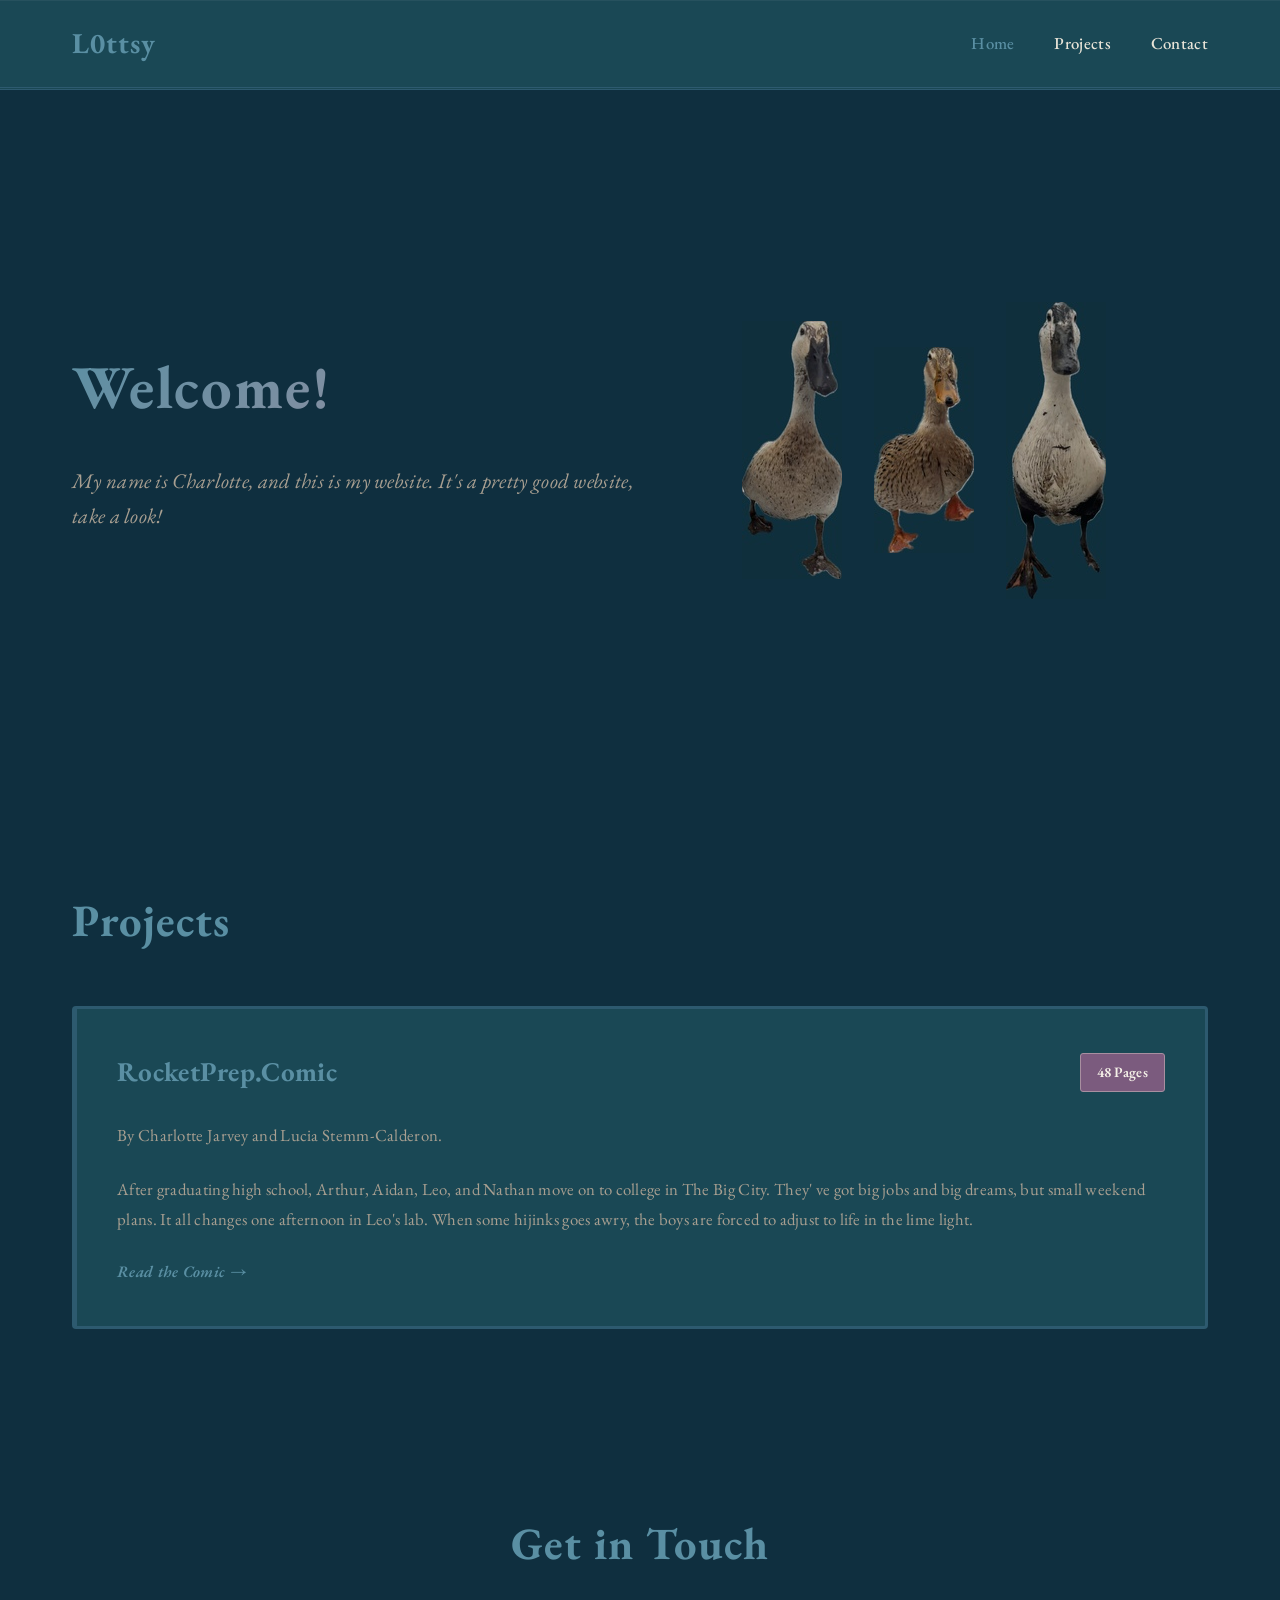
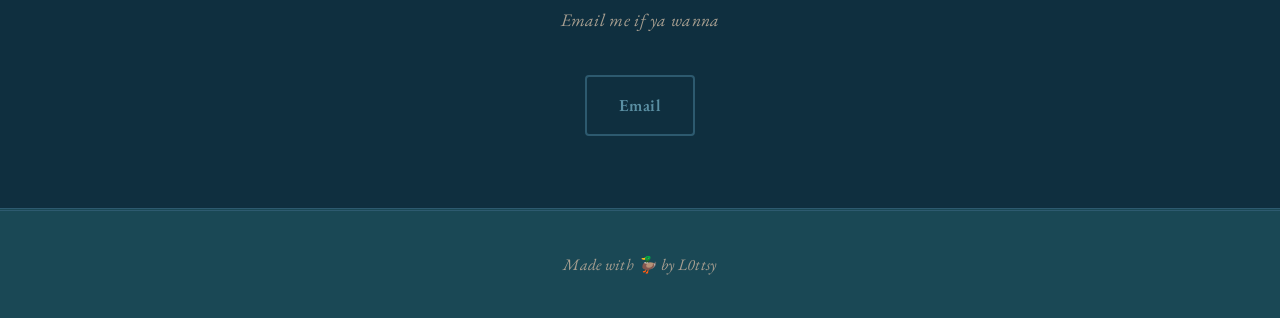
<file: index.html>
<!-- Cache buster: 2026-06-23-v3 -->
<!DOCTYPE html>
<html lang="en">
<head>
    <meta charset="UTF-8">
    <meta name="viewport" content="width=device-width, initial-scale=1.0">
    <title>Charlotte Jarvey</title>
    <link rel="stylesheet" href="styles.css?v=5">
</head>
<body>
    <nav class="navbar">
        <div class="nav-container">
            <div class="logo">L0ttsy</div>
            <ul class="nav-links">
                <li><a href="#home" class="active">Home</a></li>
                <li><a href="#projects">Projects</a></li>
                <li><a href="#contact">Contact</a></li>
            </ul>
        </div>
    </nav>

    <section id="home" class="hero">
        <div class="hero-content">
            <h1>Welcome!</h1>
            <p>My name is Charlotte, and this is my website. It's a pretty good website, take a look!</p>
           
        </div>
        <div class="hero-ducks">
        <img src="images/snap (1).jpg" alt="Snap the duck" class="duck-img">
        <img src="images/crackle (1).jpg" alt="Crackle the duck" class="duck-img">
        <img src="images/pop (1).jpg" alt="Pop the duck" class="duck-img">
        </div>
    </section>

    <section id="projects" class="projects">
        <h2>Projects</h2>
        <div class="project-card">
            <div class="project-header">
                <h3>RocketPrep.Comic</h3>
                <span class="badge">48 Pages</span>
            </div>
            <p>By Charlotte Jarvey and Lucia Stemm-Calderon.</p>
                
              <p> After graduating high school, Arthur, Aidan, Leo, and Nathan move on to college in The Big City. 
                  They' ve got big jobs and big dreams, but small weekend plans. It all changes one afternoon in Leo's lab. 
                  When some hijinks goes awry, the boys are forced to adjust to life in the lime light. </p>
            <a href="rocketprep-comic/index.html" class="project-link">Read the Comic →</a>
        </div>
    </section>

    <section id="contact" class="contact">
        <h2>Get in Touch</h2>
        <p>Email me if ya wanna</p>
        <div class="contact-links">
            <a href="mailto:charlottejarvey113@gmail.com">Email</a>
        </div>
    </section>

    <footer>
        <p>Made with 🦆 by L0ttsy</p>
    </footer>
</body>
</html>
</file>
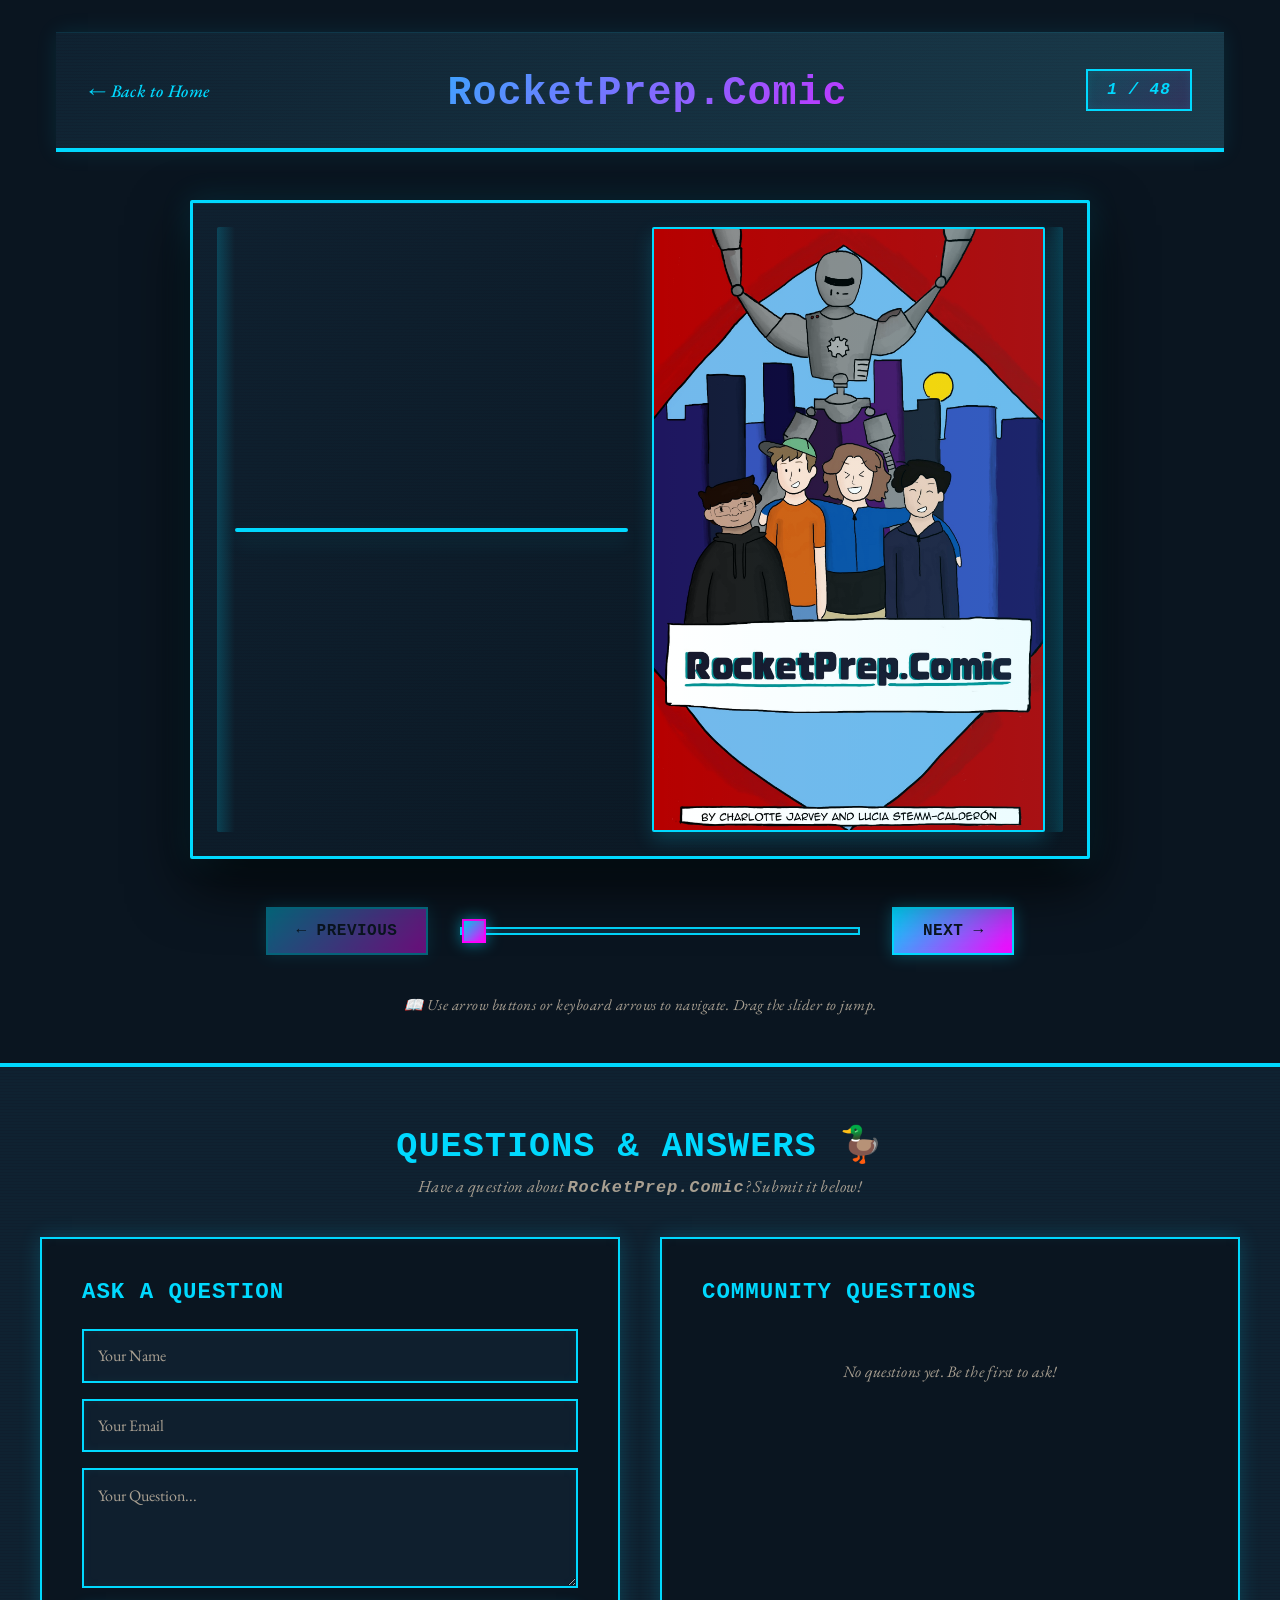
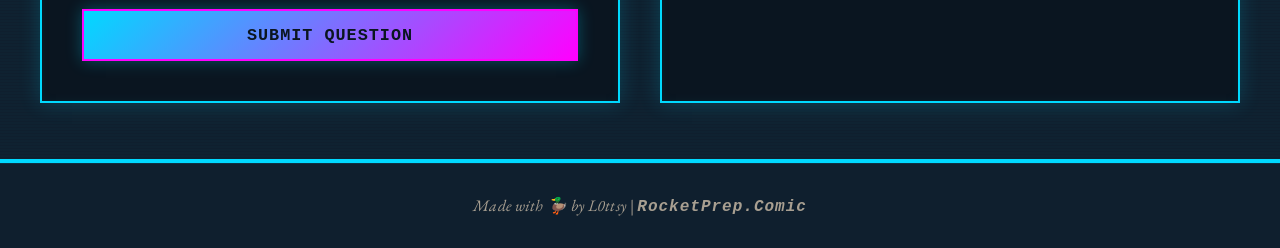
<file: rocketprep-comic/index.html>
<!DOCTYPE html>
<html lang="en">
<head>
    <meta charset="UTF-8">
    <meta name="viewport" content="width=device-width, initial-scale=1.0">
    <title>RocketPrep.Comic - Flipbook Reader</title>
    <link rel="stylesheet" href="comic.css?v=2">
</head>
<body>
    <div class="comic-container">
        <!-- Header -->
        <header class="comic-header">
            <a href="../index.html" class="back-button">← Back to Home</a>
            <h1><span class="rocket-prep-font">RocketPrep.Comic</span> </h1>
            <div class="page-counter">
                <span id="current-page">1</span> / <span id="total-pages">48</span>
            </div>
        </header>

        <!-- Flipbook -->
        <div class="flipbook-wrapper">
            <div class="book">
                <div class="book-spine-left"></div>
                
                <div class="pages-container">
                    <!-- Left Page -->
                    <div class="page page-left">
                        <img id="left-page-img" src="pages/page-001.jpg" alt="Left page">
                    </div>
                    
                    <!-- Right Page -->
                    <div class="page page-right">
                        <img id="right-page-img" src="pages/page-002.jpg" alt="Right page">
                    </div>
                </div>

                <div class="book-spine-right"></div>
            </div>
        </div>

        <!-- Controls -->
        <div class="controls">
            <button id="prev-button" class="nav-button">← Previous</button>
            
            <div class="slider-container">
                <input type="range" id="page-slider" min="0" max="47" value="0" class="page-slider">
            </div>
            
            <button id="next-button" class="nav-button">Next →</button>
        </div>

        <!-- Navigation Info -->
        <div class="nav-info">
            <p>📖 Use arrow buttons or keyboard arrows to navigate. Drag the slider to jump.</p>
        </div>
    </div>

    <!-- Q&A Section -->
    <section class="qna-section">
        <h2>Questions & Answers 🦆</h2>
        <p>Have a question about <span class="rocket-prep-font">RocketPrep.Comic</span>? Submit it below!</p>
        
        <div class="qna-container">
            <!-- Question Submission Form -->
            <div class="qna-form">
                <h3>Ask a Question</h3>
                <form id="qna-form">
                    <input 
                        type="text" 
                        id="name" 
                        placeholder="Your Name" 
                        required
                        class="form-input"
                    >
                    <input 
                        type="email" 
                        id="email" 
                        placeholder="Your Email" 
                        required
                        class="form-input"
                    >
                    <textarea 
                        id="question" 
                        placeholder="Your Question..." 
                        required
                        class="form-textarea"
                    ></textarea>
                    <button type="submit" class="submit-button">Submit Question</button>
                </form>
                <div id="form-message" class="form-message"></div>
            </div>

            <!-- Q&A Display -->
            <div class="qna-display">
                <h3>Community Questions</h3>
                <div id="qna-list" class="qna-list">
                    <p class="empty-state">No questions yet. Be the first to ask!</p>
                </div>
            </div>
        </div>
    </section>

    <!-- Footer -->
    <footer>
        <p>Made with 🦆 by L0ttsy | <span class="rocket-prep-font">RocketPrep.Comic</span></p>
    </footer>

    <script src="comic.js?v=2"></script>
</body>
</html>
</file>
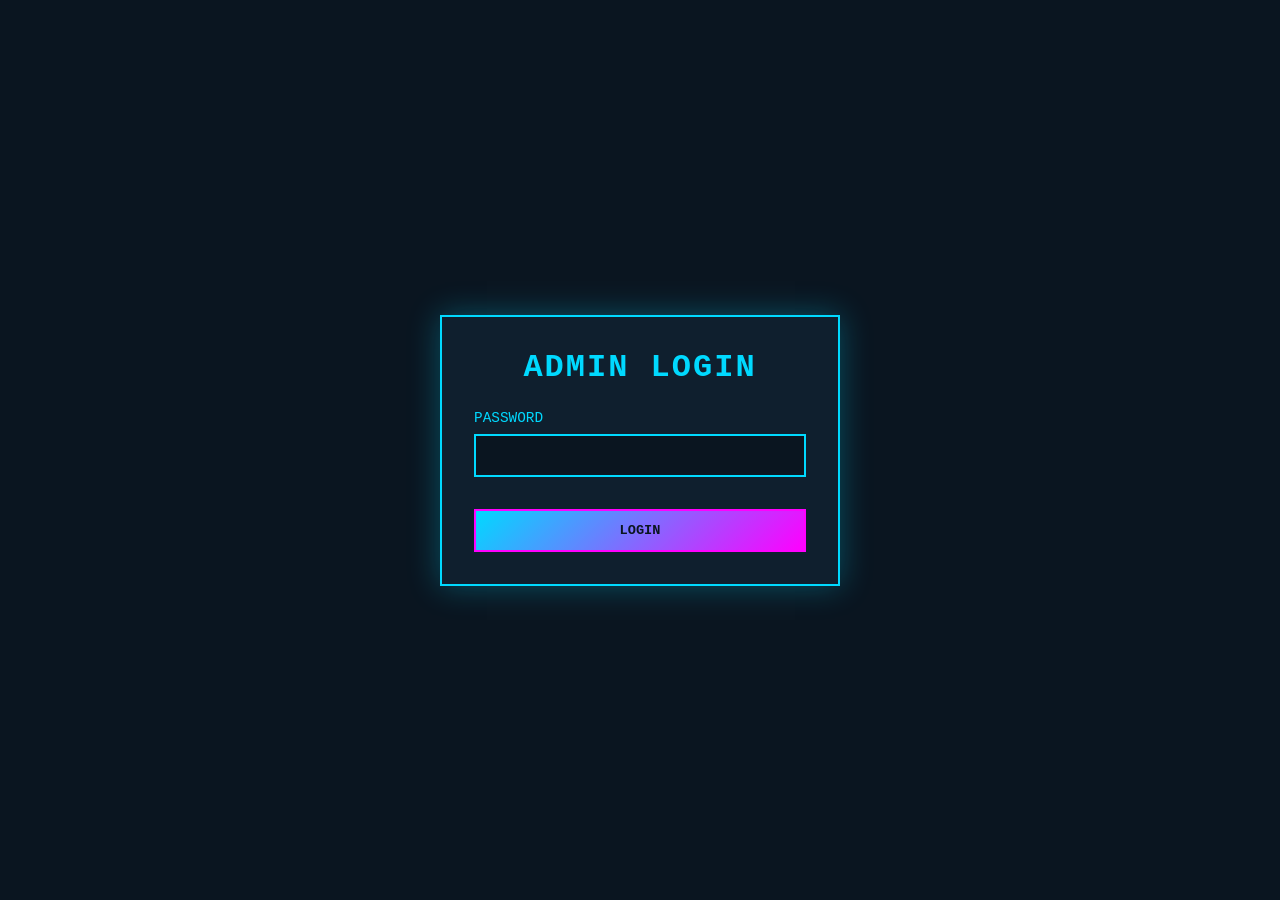
<file: rocketprep-comic/admin.html>
<!DOCTYPE html>
<html lang="en">
<head>
    <meta charset="UTF-8">
    <meta name="viewport" content="width=device-width, initial-scale=1.0">
    <title>Admin Panel - RocketPrep.Comic Q&A</title>
    <style>
        * {
            margin: 0;
            padding: 0;
            box-sizing: border-box;
        }

        :root {
            --primary-dark: #0a1520;
            --secondary-dark: #0f1f2e;
            --sci-fi-blue: #00d9ff;
            --sci-fi-purple: #ff00ff;
            --text-light: #e8e4d8;
            --text-muted: #a89f91;
            --red: #c74541;
            --lime: #6fa876;
        }

        body {
            font-family: 'Courier New', monospace;
            background-color: var(--primary-dark);
            color: var(--text-light);
        }

        .login-container {
            display: flex;
            justify-content: center;
            align-items: center;
            min-height: 100vh;
            padding: 1rem;
        }

        .login-box {
            background-color: var(--secondary-dark);
            border: 2px solid var(--sci-fi-blue);
            padding: 2rem;
            border-radius: 0;
            box-shadow: 0 0 30px rgba(0, 217, 255, 0.3);
            max-width: 400px;
            width: 100%;
        }

        .login-box h1 {
            color: var(--sci-fi-blue);
            margin-bottom: 1.5rem;
            text-align: center;
            text-transform: uppercase;
            letter-spacing: 2px;
        }

        .form-group {
            margin-bottom: 1rem;
        }

        label {
            display: block;
            margin-bottom: 0.5rem;
            color: var(--sci-fi-blue);
            text-transform: uppercase;
            font-size: 0.9rem;
        }

        input[type="password"] {
            width: 100%;
            padding: 0.75rem;
            background-color: var(--primary-dark);
            border: 2px solid var(--sci-fi-blue);
            color: var(--text-light);
            font-family: 'Courier New', monospace;
        }

        input[type="password"]:focus {
            outline: none;
            box-shadow: 0 0 15px rgba(0, 217, 255, 0.3);
        }

        .login-btn {
            width: 100%;
            padding: 0.75rem;
            background: linear-gradient(135deg, var(--sci-fi-blue), var(--sci-fi-purple));
            color: var(--primary-dark);
            border: 2px solid var(--sci-fi-purple);
            font-weight: 600;
            cursor: pointer;
            text-transform: uppercase;
            font-family: 'Courier New', monospace;
            margin-top: 1rem;
        }

        .login-btn:hover {
            box-shadow: 0 0 25px rgba(0, 217, 255, 0.6);
        }

        .admin-panel {
            display: none;
            max-width: 1200px;
            margin: 0 auto;
            padding: 2rem;
        }

        .admin-header {
            display: flex;
            justify-content: space-between;
            align-items: center;
            margin-bottom: 2rem;
            border-bottom: 2px solid var(--sci-fi-blue);
            padding-bottom: 1rem;
        }

        .admin-header h1 {
            color: var(--sci-fi-blue);
            text-transform: uppercase;
            letter-spacing: 2px;
        }

        .logout-btn {
            padding: 0.5rem 1rem;
            background-color: var(--red);
            color: white;
            border: none;
            cursor: pointer;
            font-family: 'Courier New', monospace;
            text-transform: uppercase;
        }

        .logout-btn:hover {
            opacity: 0.8;
        }

        .questions-list {
            display: grid;
            gap: 1.5rem;
        }

        .question-item {
            background-color: var(--secondary-dark);
            border: 2px solid var(--sci-fi-blue);
            padding: 1.5rem;
            border-radius: 0;
        }

        .question-item.pending {
            border-left: 4px solid var(--red);
        }

        .question-item.approved {
            border-left: 4px solid var(--lime);
        }

        .q-header {
            display: flex;
            justify-content: space-between;
            align-items: start;
            margin-bottom: 1rem;
        }

        .q-meta {
            color: var(--text-muted);
            font-size: 0.9rem;
        }

        .q-status {
            display: inline-block;
            padding: 0.25rem 0.75rem;
            background-color: var(--primary-dark);
            border: 1px solid var(--sci-fi-purple);
            color: var(--sci-fi-purple);
            text-transform: uppercase;
            font-size: 0.8rem;
            margin-bottom: 0.5rem;
        }

        .q-text {
            margin: 1rem 0;
            color: var(--text-light);
            line-height: 1.5;
        }

        .q-from {
            color: var(--text-muted);
            font-size: 0.9rem;
            margin-bottom: 1rem;
        }

        .answer-section {
            margin-top: 1rem;
            padding-top: 1rem;
            border-top: 1px solid rgba(0, 217, 255, 0.2);
        }

        .answer-section textarea {
            width: 100%;
            padding: 0.75rem;
            background-color: var(--primary-dark);
            border: 2px solid var(--sci-fi-blue);
            color: var(--text-light);
            font-family: 'Courier New', monospace;
            min-height: 100px;
            margin-bottom: 0.75rem;
        }

        .answer-section textarea:focus {
            outline: none;
            box-shadow: 0 0 15px rgba(0, 217, 255, 0.3);
        }

        .action-buttons {
            display: flex;
            gap: 0.75rem;
            flex-wrap: wrap;
        }

        button {
            padding: 0.5rem 1rem;
            border: 1px solid var(--sci-fi-blue);
            background-color: var(--primary-dark);
            color: var(--sci-fi-blue);
            cursor: pointer;
            font-family: 'Courier New', monospace;
            text-transform: uppercase;
            font-size: 0.85rem;
        }

        button:hover {
            background-color: var(--secondary-dark);
            box-shadow: 0 0 10px rgba(0, 217, 255, 0.3);
        }

        .approve-btn {
            border-color: var(--lime);
            color: var(--lime);
        }

        .delete-btn {
            border-color: var(--red);
            color: var(--red);
        }

        .save-answer-btn {
            border-color: var(--sci-fi-purple);
            color: var(--sci-fi-purple);
        }

        .empty-state {
            text-align: center;
            padding: 2rem;
            color: var(--text-muted);
            font-style: italic;
        }
    </style>
</head>
<body>
    <div class="login-container" id="loginContainer">
        <div class="login-box">
            <h1>Admin Login</h1>
            <form id="loginForm">
                <div class="form-group">
                    <label>Password</label>
                    <input type="password" id="password" required>
                </div>
                <button type="submit" class="login-btn">Login</button>
            </form>
        </div>
    </div>

    <div class="admin-panel" id="adminPanel">
        <div class="admin-header">
            <h1>Q&A Admin Panel</h1>
            <button class="logout-btn" onclick="logout()">Logout</button>
        </div>
        <div class="questions-list" id="questionsList">
            <div class="empty-state">Loading questions...</div>
        </div>
    </div>

    <script>
        const ADMIN_PASSWORD = 'clover30';
        const CORRECT_HASH = 'clover30'; // In production, use proper hashing

        document.getElementById('loginForm').addEventListener('submit', (e) => {
            e.preventDefault();
            const password = document.getElementById('password').value;
            
            if (password === ADMIN_PASSWORD) {
                localStorage.setItem('admin_logged_in', 'true');
                showAdmin();
            } else {
                alert('Invalid password');
            }
        });

        function showAdmin() {
            document.getElementById('loginContainer').style.display = 'none';
            document.getElementById('adminPanel').style.display = 'block';
            loadQuestions();
        }

        function logout() {
            localStorage.removeItem('admin_logged_in');
            location.reload();
        }

function loadQuestions() {
    fetch("https://charlotte-qna-backend-1.onrender.com/questions")
        .then(res => res.json())
        .then(qnaData => {
            const listDiv = document.getElementById('questionsList');

            if (qnaData.length === 0) {
                listDiv.innerHTML = '<div class="empty-state">No questions submitted yet</div>';
                return;
            }

            listDiv.innerHTML = qnaData.map(item => `
                <div class="question-item ${item.approved ? 'approved' : 'pending'}">
                    <div class="q-header">
                        <div>
                            <div class="q-status">${item.approved ? 'Approved' : 'Pending'}</div>
                            <div class="q-from"><strong>From:</strong> ${escapeHtml(item.name)} (${escapeHtml(item.email)})</div>
                        </div>
                        <div class="q-meta">${new Date(item.timestamp).toLocaleString()}</div>
                    </div>
                    <div class="q-text"><strong>Q:</strong> ${escapeHtml(item.question)}</div>
                    <div class="answer-section">
                        <textarea id="answer-${item.id}" placeholder="Type your answer here...">${item.answer || ''}</textarea>
                        <div class="action-buttons">
                            <button class="save-answer-btn" onclick="saveAnswer(${item.id})">Save Answer</button>
                            ${!item.approved ? `<button class="approve-btn" onclick="approveQuestion(${item.id})">Approve</button>` : ''}
                            <button class="delete-btn" onclick="deleteQuestion(${item.id})">Delete</button>
                        </div>
                    </div>
                </div>
            `).join('');
        });
}


   function approveQuestion(id) {
    fetch("https://charlotte-qna-backend-1.onrender.com/approve", {
        method: "POST",
        headers: { "Content-Type": "application/json" },
        body: JSON.stringify({ id })
    })
    .then(() => loadQuestions());
}

    

function saveAnswer(id) {
    const answerText = document.getElementById(`answer-${id}`).value;

    fetch("https://charlotte-qna-backend-1.onrender.com/answer", {
        method: "POST",
        headers: { "Content-Type": "application/json" },
        body: JSON.stringify({ id, answer: answerText })
    })
    .then(() => {
        alert('Answer saved!');
        loadQuestions();
    });
}


function deleteQuestion(id) {
    if (confirm('Are you sure you want to delete this question?')) {
        fetch("https://charlotte-qna-backend-1.onrender.com/delete", {
            method: "POST",
            headers: { "Content-Type": "application/json" },
            body: JSON.stringify({ id })
        })
        .then(() => loadQuestions());
    }
}


        function escapeHtml(text) {
            const div = document.createElement('div');
            div.textContent = text;
            return div.innerHTML;
        }

        // Check if already logged in
        if (localStorage.getItem('admin_logged_in') === 'true') {
            showAdmin();
        }
    </script>
</body>
</html>
</file>
<file: styles.css>
@import url('https://fonts.googleapis.com/css2?family=EB+Garamond:ital,wght@0,400;0,500;0,600;0,700;1,400&display=swap');

* {
    margin: 0;
    padding: 0;
    box-sizing: border-box;
}

:root {
    --primary-dark: #0f2f3f;
    --secondary-dark: #1a4855;
    --teal-victorian: #2d5a6f;
    --teal-light: #5a8fa3;
    --purple: #7b5b7e;
    --purple-light: #a88fa0;
    --accent: #2d5a6f;
    --cream: #f5f1e8;
    --text-light: #e8e4d8;
    --text-muted: #a89f91;
}

body {
    font-family: 'EB Garamond', serif;
    background-color: var(--primary-dark);
    color: var(--text-light);
    line-height: 1.7;
    letter-spacing: 0.3px;
}

/* Monospace font for RocketPrep.Comic references */
.rocket-prep-font {
    font-family: 'Courier New', monospace;
    font-weight: 700;
    letter-spacing: 1px;
}

/* Navigation */
.navbar {
    background-color: var(--secondary-dark);
    padding: 1.2rem 0;
    position: sticky;
    top: 0;
    z-index: 100;
    border-bottom: 3px double var(--teal-victorian);
    box-shadow: inset 0 1px 0 rgba(255, 255, 255, 0.05);
}

.nav-container {
    max-width: 1200px;
    margin: 0 auto;
    padding: 0 2rem;
    display: flex;
    justify-content: space-between;
    align-items: center;
}

.logo {
    font-size: 1.8rem;
    font-weight: 700;
    color: var(--teal-light);
    letter-spacing: 1px;
}

.nav-links {
    list-style: none;
    display: flex;
    gap: 2.5rem;
}

.nav-links a {
    color: var(--text-light);
    text-decoration: none;
    transition: color 0.3s ease;
    font-weight: 500;
    font-size: 1.05rem;
}

.nav-links a:hover,
.nav-links a.active {
    color: var(--teal-light);
}

/* Hero Section */
.hero {
    min-height: 80vh;
    display: flex;
    align-items: center;
    justify-content: space-between;
    padding: 4rem 2rem;
    max-width: 1200px;
    margin: 0 auto;
    position: relative;
}

.hero-content {
    flex: 1;
    z-index: 2;
}

.hero h1 {
    font-size: 3.8rem;
    margin-bottom: 1.5rem;
    background: linear-gradient(135deg, var(--teal-light), var(--purple-light));
    -webkit-background-clip: text;
    -webkit-text-fill-color: transparent;
    background-clip: text;
    font-weight: 700;
    letter-spacing: 2px;
}

.hero p {
    font-size: 1.3rem;
    color: var(--text-muted);
    margin-bottom: 2rem;
    font-style: italic;
}

.cta-button {
    display: inline-block;
    padding: 1rem 2.2rem;
    background: linear-gradient(135deg, var(--teal-victorian), var(--teal-light));
    color: var(--cream);
    text-decoration: none;
    border-radius: 4px;
    font-weight: 600;
    transition: transform 0.3s ease, box-shadow 0.3s ease;
    border: 2px solid var(--teal-light);
    font-size: 1.1rem;
    letter-spacing: 0.5px;
}

.cta-button:hover {
    transform: translateY(-3px);
    box-shadow: 0 12px 30px rgba(45, 90, 111, 0.35);
    background: linear-gradient(135deg, var(--teal-light), var(--teal-victorian));
}

/* Duck images */
.hero-ducks {
    flex: 1;
    display: flex;
    justify-content: center;
    align-items: center;
    gap: 2rem;
    position: relative;
}

.duck-img {
    width: auto;
    height: auto;
    object-fit: cover;
    border-radius: 0 !important;
    border: none !important;
    animation: duck-float 4s ease-in-out infinite;
    transition: transform 0.3s ease;
}

.duck-img:hover {
    transform: scale(1.05);
}

.duck-img:nth-child(2) {
    animation-delay: 0.7s;
}

.duck-img:nth-child(3) {
    animation-delay: 1.4s;
}

@keyframes duck-float {
    0%, 100% {
        transform: translateY(0px) rotate(0deg);
    }
    50% {
        transform: translateY(-25px) rotate(2deg);
    }
}

/* Projects Section */
.projects {
    padding: 4.5rem 2rem;
    max-width: 1200px;
    margin: 0 auto;
}

.projects h2 {
    font-size: 2.8rem;
    margin-bottom: 3rem;
    color: var(--teal-light);
    font-weight: 700;
    letter-spacing: 1px;
}

.project-card {
    background-color: var(--secondary-dark);
    padding: 2.5rem;
    border-radius: 4px;
    border-left: 5px solid var(--teal-victorian);
    border: 3px solid var(--teal-victorian);
    border-left: 5px solid var(--teal-victorian);
    transition: transform 0.3s ease, box-shadow 0.3s ease;
    margin-bottom: 2rem;
}

.project-card:hover {
    transform: translateX(10px);
    box-shadow: 0 12px 35px rgba(45, 90, 111, 0.25);
}

.project-header {
    display: flex;
    justify-content: space-between;
    align-items: center;
    margin-bottom: 1.5rem;
}

.project-header h3 {
    font-size: 1.7rem;
    color: var(--teal-light);
    font-weight: 700;
}

.badge {
    background-color: var(--purple);
    padding: 0.4rem 1rem;
    border-radius: 3px;
    font-size: 0.9rem;
    font-weight: 600;
    color: var(--cream);
    border: 1px solid var(--purple-light);
}

.project-card p {
    color: var(--text-muted);
    margin-bottom: 1.5rem;
    line-height: 1.8;
    font-size: 1.05rem;
}

.project-link {
    color: var(--teal-light);
    text-decoration: none;
    font-weight: 600;
    transition: color 0.3s ease;
    font-style: italic;
}

.project-link:hover {
    color: var(--purple-light);
}

/* Contact Section */
.contact {
    padding: 4.5rem 2rem;
    text-align: center;
    max-width: 1200px;
    margin: 0 auto;
}

.contact h2 {
    font-size: 2.8rem;
    margin-bottom: 1.5rem;
    color: var(--teal-light);
    font-weight: 700;
    letter-spacing: 1px;
}

.contact p {
    color: var(--text-muted);
    margin-bottom: 2.5rem;
    font-style: italic;
    font-size: 1.1rem;
}

.contact-links {
    display: flex;
    gap: 1.5rem;
    justify-content: center;
    flex-wrap: wrap;
}

.contact-links a {
    padding: 0.9rem 2rem;
    border: 2px solid var(--teal-victorian);
    color: var(--teal-light);
    text-decoration: none;
    border-radius: 4px;
    transition: all 0.3s ease;
    font-weight: 600;
    font-size: 1.05rem;
    letter-spacing: 0.5px;
}

.contact-links a:hover {
    background-color: var(--teal-victorian);
    color: var(--cream);
    box-shadow: 0 8px 20px rgba(45, 90, 111, 0.3);
    transform: translateY(-2px);
}

/* Footer */
footer {
    background-color: var(--secondary-dark);
    padding: 2.5rem;
    text-align: center;
    color: var(--text-muted);
    border-top: 3px double var(--teal-victorian);
    font-style: italic;
}

/* Responsive */
@media (max-width: 768px) {
    .hero {
        flex-direction: column;
        text-align: center;
    }

    .hero h1 {
        font-size: 2.5rem;
    }

    .hero-ducks {
        margin-top: 2rem;
    }

    .duck-img {
        width: 100px;
        height: auto;
        object-fit: contain;
        
    }

    .nav-links {
        gap: 1.5rem;
    }

    .project-header {
        flex-direction: column;
        align-items: flex-start;
        gap: 0.5rem;
    }

    .projects h2,
    .contact h2 {
        font-size: 2rem;
    }
}
</file>
<file: rocketprep-comic/comic.css>
@import url('https://fonts.googleapis.com/css2?family=EB+Garamond:ital,wght@0,400;0,500;0,600;0,700;1,400&display=swap');

* {
    margin: 0;
    padding: 0;
    box-sizing: border-box;
}

:root {
    --primary-dark: #0a1520;
    --secondary-dark: #0f1f2e;
    --teal-victorian: #2d5a6f;
    --teal-light: #5a8fa3;
    --purple: #7b5b7e;
    --purple-light: #a88fa0;
    --red: #c74541;
    --orange: #d8804d;
    --seafoam: #4a9b8a;
    --royal-blue: #3b5f8a;
    --lime: #6fa876;
    --cream: #f5f1e8;
    --text-light: #e8e4d8;
    --text-muted: #a89f91;
    --sci-fi-blue: #00d9ff;
    --sci-fi-purple: #ff00ff;
    --sci-fi-grid: #1a3a4a;
}

body {
    font-family: 'EB Garamond', serif;
    background-color: var(--primary-dark);
    color: var(--text-light);
    font-size: 16px;
    letter-spacing: 0.3px;
}

/* Monospace font for RocketPrep.Comic references */
.rocket-prep-font {
    font-family: 'Courier New', monospace;
    font-weight: 700;
    letter-spacing: 1px;
}

/* Header */
.comic-header {
    background: linear-gradient(135deg, var(--secondary-dark), var(--sci-fi-grid));
    padding: 2rem;
    display: flex;
    justify-content: space-between;
    align-items: center;
    border-bottom: 4px solid var(--sci-fi-blue);
    flex-wrap: wrap;
    gap: 1.5rem;
    box-shadow: inset 0 1px 0 rgba(0, 217, 255, 0.1), 0 0 20px rgba(0, 217, 255, 0.1);
    position: relative;
}

.comic-header::before {
    content: '';
    position: absolute;
    top: 0;
    left: 0;
    right: 0;
    bottom: 0;
    background: repeating-linear-gradient(
        0deg,
        rgba(0, 217, 255, 0.03) 0px,
        transparent 1px,
        transparent 2px,
        rgba(0, 217, 255, 0.03) 3px
    );
    pointer-events: none;
    z-index: 1;
}

.back-button {
    color: var(--sci-fi-blue);
    text-decoration: none;
    font-weight: 500;
    font-size: 1.1rem;
    transition: all 0.3s ease;
    font-style: italic;
    position: relative;
    z-index: 2;
}

.back-button:hover {
    color: var(--sci-fi-purple);
    text-shadow: 0 0 10px rgba(0, 217, 255, 0.5);
}

.comic-header h1 {
    flex: 1;
    text-align: center;
    background: linear-gradient(135deg, var(--sci-fi-blue), var(--sci-fi-purple));
    -webkit-background-clip: text;
    -webkit-text-fill-color: transparent;
    background-clip: text;
    font-size: 2.5rem;
    font-weight: 700;
    letter-spacing: 2px;
    position: relative;
    z-index: 2;
}

.page-counter {
    background: linear-gradient(135deg, rgba(0, 217, 255, 0.1), rgba(255, 0, 255, 0.1));
    padding: 0.6rem 1.2rem;
    border-radius: 0;
    font-weight: 600;
    color: var(--sci-fi-blue);
    font-style: italic;
    border: 2px solid var(--sci-fi-blue);
    font-family: 'Courier New', monospace;
    letter-spacing: 1px;
    position: relative;
    z-index: 2;
    box-shadow: inset 0 0 10px rgba(0, 217, 255, 0.1);
}

/* Comic Container */
.comic-container {
    max-width: 1200px;
    margin: 2rem auto;
    padding: 0 1rem;
}

/* Flipbook */
.flipbook-wrapper {
    display: flex;
    justify-content: center;
    margin: 3rem 0;
    perspective: 1000px;
}

.book {
    display: flex;
    background: linear-gradient(135deg, var(--secondary-dark), var(--primary-dark));
    border-radius: 2px;
    box-shadow: 0 25px 60px rgba(0, 0, 0, 0.8), inset 0 1px 0 rgba(0, 217, 255, 0.1), 0 0 30px rgba(0, 217, 255, 0.15);
    padding: 1.5rem;
    max-width: 900px;
    width: 100%;
    border: 3px solid var(--sci-fi-blue);
    position: relative;
}

.book::before {
    content: '';
    position: absolute;
    top: 0;
    left: 0;
    right: 0;
    bottom: 0;
    background: repeating-linear-gradient(
        0deg,
        rgba(0, 217, 255, 0.02) 0px,
        transparent 1px,
        transparent 2px,
        rgba(0, 217, 255, 0.02) 3px
    );
    pointer-events: none;
    border-radius: 2px;
}

.book-spine-left,
.book-spine-right {
    width: 18px;
    background: linear-gradient(90deg, rgba(0, 217, 255, 0.2), transparent);
    border-radius: 2px;
}

.book-spine-right {
    background: linear-gradient(90deg, transparent, rgba(0, 217, 255, 0.2));
}

.pages-container {
    display: grid;
    grid-template-columns: 1fr 1fr;
    gap: 1.5rem;
    flex: 1;
    align-items: center;
    position: relative;
    z-index: 2;
}

.page {
    background: var(--cream);
    border-radius: 2px;
    overflow: hidden;
    box-shadow: 0 8px 20px rgba(0, 217, 255, 0.2);
    aspect-ratio: auto;
    display: flex;
    align-items: center;
    justify-content: center;
    cursor: pointer;
    transition: all 0.3s ease;
    position: relative;
    border: 2px solid var(--sci-fi-blue);
}

.page:hover {
    transform: scale(1.02);
    box-shadow: 0 12px 30px rgba(0, 217, 255, 0.4);
}

.page img {
    width: 100%;
    height: 100%;
    object-fit: cover;
    display: block;
}

.page-left::before {
    content: '';
    position: absolute;
    top: 0;
    left: 0;
    width: 100%;
    height: 100%;
    background: linear-gradient(90deg, rgba(0, 217, 255, 0.08), transparent);
    pointer-events: none;
    z-index: 1;
}

.page-right::before {
    content: '';
    position: absolute;
    top: 0;
    right: 0;
    width: 100%;
    height: 100%;
    background: linear-gradient(90deg, transparent, rgba(0, 217, 255, 0.08));
    pointer-events: none;
    z-index: 1;
}

/* Controls */
.controls {
    display: flex;
    justify-content: center;
    align-items: center;
    gap: 2rem;
    margin: 2.5rem 0;
    flex-wrap: wrap;
}

.nav-button {
    padding: 0.8rem 1.8rem;
    background: linear-gradient(135deg, var(--sci-fi-blue), var(--sci-fi-purple));
    color: var(--primary-dark);
    border: 2px solid var(--sci-fi-blue);
    border-radius: 0;
    font-weight: 600;
    cursor: pointer;
    transition: all 0.3s ease;
    font-size: 1rem;
    font-family: 'Courier New', monospace;
    letter-spacing: 0.5px;
    box-shadow: 0 0 15px rgba(0, 217, 255, 0.3), inset 0 0 10px rgba(0, 217, 255, 0.1);
    text-transform: uppercase;
}

.nav-button:hover {
    transform: translateY(-3px);
    box-shadow: 0 0 25px rgba(0, 217, 255, 0.6), inset 0 0 15px rgba(0, 217, 255, 0.2);
    background: linear-gradient(135deg, var(--sci-fi-purple), var(--sci-fi-blue));
}

.nav-button:active {
    transform: translateY(-1px);
}

.nav-button:disabled {
    opacity: 0.4;
    cursor: not-allowed;
    transform: none;
}

.slider-container {
    flex: 1;
    max-width: 400px;
    display: flex;
    align-items: center;
}

.page-slider {
    width: 100%;
    height: 8px;
    background: var(--secondary-dark);
    border-radius: 0;
    outline: none;
    -webkit-appearance: none;
    appearance: none;
    border: 2px solid var(--sci-fi-blue);
    box-shadow: inset 0 0 10px rgba(0, 217, 255, 0.1);
}

.page-slider::-webkit-slider-thumb {
    -webkit-appearance: none;
    appearance: none;
    width: 24px;
    height: 24px;
    background: linear-gradient(135deg, var(--sci-fi-blue), var(--sci-fi-purple));
    cursor: pointer;
    border-radius: 0;
    box-shadow: 0 0 15px rgba(0, 217, 255, 0.6);
    border: 2px solid var(--sci-fi-purple);
}

.page-slider::-moz-range-thumb {
    width: 24px;
    height: 24px;
    background: linear-gradient(135deg, var(--sci-fi-blue), var(--sci-fi-purple));
    cursor: pointer;
    border-radius: 0;
    border: 2px solid var(--sci-fi-purple);
    box-shadow: 0 0 15px rgba(0, 217, 255, 0.6);
}

.nav-info {
    text-align: center;
    color: var(--text-muted);
    font-size: 0.95rem;
    margin-bottom: 2rem;
    font-style: italic;
    letter-spacing: 0.5px;
}

/* Q&A Section */
.qna-section {
    background-color: var(--secondary-dark);
    padding: 3.5rem 2rem;
    margin: 3rem 0 0 0;
    border-top: 4px solid var(--sci-fi-blue);
    position: relative;
}

.qna-section::before {
    content: '';
    position: absolute;
    top: 0;
    left: 0;
    right: 0;
    bottom: 0;
    background: repeating-linear-gradient(
        0deg,
        rgba(0, 217, 255, 0.03) 0px,
        transparent 1px,
        transparent 2px,
        rgba(0, 217, 255, 0.03) 3px
    );
    pointer-events: none;
}

.qna-section h2 {
    text-align: center;
    font-size: 2.2rem;
    margin-bottom: 0.5rem;
    color: var(--sci-fi-blue);
    font-weight: 700;
    letter-spacing: 1px;
    position: relative;
    z-index: 1;
    font-family: 'Courier New', monospace;
    text-transform: uppercase;
}

.qna-section > p {
    text-align: center;
    color: var(--text-muted);
    margin-bottom: 2.5rem;
    font-style: italic;
    font-size: 1.05rem;
    position: relative;
    z-index: 1;
}

.qna-container {
    max-width: 1200px;
    margin: 0 auto;
    display: grid;
    grid-template-columns: 1fr 1fr;
    gap: 2.5rem;
    position: relative;
    z-index: 1;
}

/* Q&A Form */
.qna-form {
    background-color: var(--primary-dark);
    padding: 2.5rem;
    border-radius: 0;
    border: 2px solid var(--sci-fi-blue);
    box-shadow: 0 0 20px rgba(0, 217, 255, 0.2), inset 0 0 10px rgba(0, 217, 255, 0.05);
}

.qna-form h3 {
    color: var(--sci-fi-blue);
    margin-bottom: 1.5rem;
    font-size: 1.4rem;
    font-weight: 600;
    font-family: 'Courier New', monospace;
    text-transform: uppercase;
    letter-spacing: 1px;
}

.form-input,
.form-textarea {
    width: 100%;
    padding: 0.9rem;
    margin-bottom: 1rem;
    background-color: var(--secondary-dark);
    border: 2px solid var(--sci-fi-blue);
    border-radius: 0;
    color: var(--text-light);
    font-family: 'EB Garamond', serif;
    transition: all 0.3s ease;
    font-size: 1rem;
    box-shadow: inset 0 0 10px rgba(0, 217, 255, 0.05);
}

.form-input::placeholder,
.form-textarea::placeholder {
    color: var(--text-muted);
}

.form-input:focus,
.form-textarea:focus {
    outline: none;
    border-color: var(--sci-fi-purple);
    box-shadow: 0 0 15px rgba(0, 217, 255, 0.3), inset 0 0 10px rgba(0, 217, 255, 0.1);
}

.form-textarea {
    resize: vertical;
    min-height: 120px;
}

.submit-button {
    width: 100%;
    padding: 0.9rem;
    background: linear-gradient(135deg, var(--sci-fi-blue), var(--sci-fi-purple));
    color: var(--primary-dark);
    border: 2px solid var(--sci-fi-purple);
    border-radius: 0;
    font-weight: 600;
    cursor: pointer;
    transition: all 0.3s ease;
    font-family: 'Courier New', monospace;
    font-size: 1.05rem;
    letter-spacing: 1px;
    text-transform: uppercase;
    box-shadow: 0 0 15px rgba(0, 217, 255, 0.3);
}

.submit-button:hover {
    transform: translateY(-2px);
    box-shadow: 0 0 25px rgba(0, 217, 255, 0.6);
    background: linear-gradient(135deg, var(--sci-fi-purple), var(--sci-fi-blue));
}

.submit-button:disabled {
    opacity: 0.6;
    cursor: not-allowed;
}

.form-message {
    margin-top: 1rem;
    padding: 0.9rem;
    border-radius: 0;
    text-align: center;
    display: none;
    font-weight: 500;
}

.form-message.success {
    display: block;
    background-color: rgba(0, 217, 255, 0.15);
    color: var(--sci-fi-blue);
    border: 2px solid var(--sci-fi-blue);
    box-shadow: 0 0 15px rgba(0, 217, 255, 0.2);
}

.form-message.error {
    display: block;
    background-color: rgba(199, 69, 65, 0.15);
    color: var(--red);
    border: 2px solid var(--red);
    box-shadow: 0 0 15px rgba(199, 69, 65, 0.2);
}

/* Q&A Display */
.qna-display {
    background-color: var(--primary-dark);
    padding: 2.5rem;
    border-radius: 0;
    border: 2px solid var(--sci-fi-blue);
    box-shadow: 0 0 20px rgba(0, 217, 255, 0.2), inset 0 0 10px rgba(0, 217, 255, 0.05);
}

.qna-display h3 {
    color: var(--sci-fi-blue);
    margin-bottom: 1.5rem;
    font-size: 1.4rem;
    font-weight: 600;
    font-family: 'Courier New', monospace;
    text-transform: uppercase;
    letter-spacing: 1px;
}

.qna-list {
    max-height: 500px;
    overflow-y: auto;
}

.qna-item {
    background-color: var(--secondary-dark);
    padding: 1.5rem;
    margin-bottom: 1rem;
    border-radius: 0;
    border-left: 4px solid var(--sci-fi-purple);
    border: 2px solid var(--sci-fi-blue);
    border-left: 4px solid var(--sci-fi-purple);
    animation: slideIn 0.3s ease;
    box-shadow: 0 0 10px rgba(0, 217, 255, 0.1);
}

@keyframes slideIn {
    from {
        opacity: 0;
        transform: translateX(-20px);
    }
    to {
        opacity: 1;
        transform: translateX(0);
    }
}

.qna-item.answer {
    border-left-color: var(--sci-fi-blue);
    margin-left: 1rem;
}

.qna-question {
    font-weight: 600;
    color: var(--sci-fi-purple);
    margin-bottom: 0.5rem;
    font-size: 1.05rem;
    font-family: 'Courier New', monospace;
}

.qna-answer {
    color: var(--sci-fi-blue);
    margin-bottom: 0.5rem;
    font-style: italic;
}

.qna-author {
    font-size: 0.9rem;
    color: var(--text-muted);
    font-style: italic;
}

.loading {
    text-align: center;
    color: var(--text-muted);
    font-style: italic;
}

.empty-state {
    text-align: center;
    color: var(--text-muted);
    padding: 2rem;
    font-style: italic;
}

/* Footer */
footer {
    background-color: var(--secondary-dark);
    padding: 2rem;
    text-align: center;
    color: var(--text-muted);
    border-top: 4px solid var(--sci-fi-blue);
    font-style: italic;
    box-shadow: inset 0 1px 0 rgba(0, 217, 255, 0.1);
}

/* Responsive */
@media (max-width: 768px) {
    .comic-header {
        flex-direction: column;
        padding: 1.5rem;
    }

    .comic-header h1 {
        order: -1;
        width: 100%;
        font-size: 1.8rem;
    }

    .pages-container {
        grid-template-columns: 1fr;
    }

    .book {
        padding: 0.75rem;
    }

    .book-spine-left,
    .book-spine-right {
        display: none;
    }

    .controls {
        gap: 1rem;
    }

    .nav-button {
        flex: 1;
        min-width: 100px;
        font-size: 0.95rem;
        padding: 0.6rem 1.2rem;
    }

    .slider-container {
        max-width: 100%;
    }

    .qna-container {
        grid-template-columns: 1fr;
    }

    .qna-item.answer {
        margin-left: 0.5rem;
    }

    .qna-form,
    .qna-display {
        padding: 1.5rem;
    }
}
</file>
